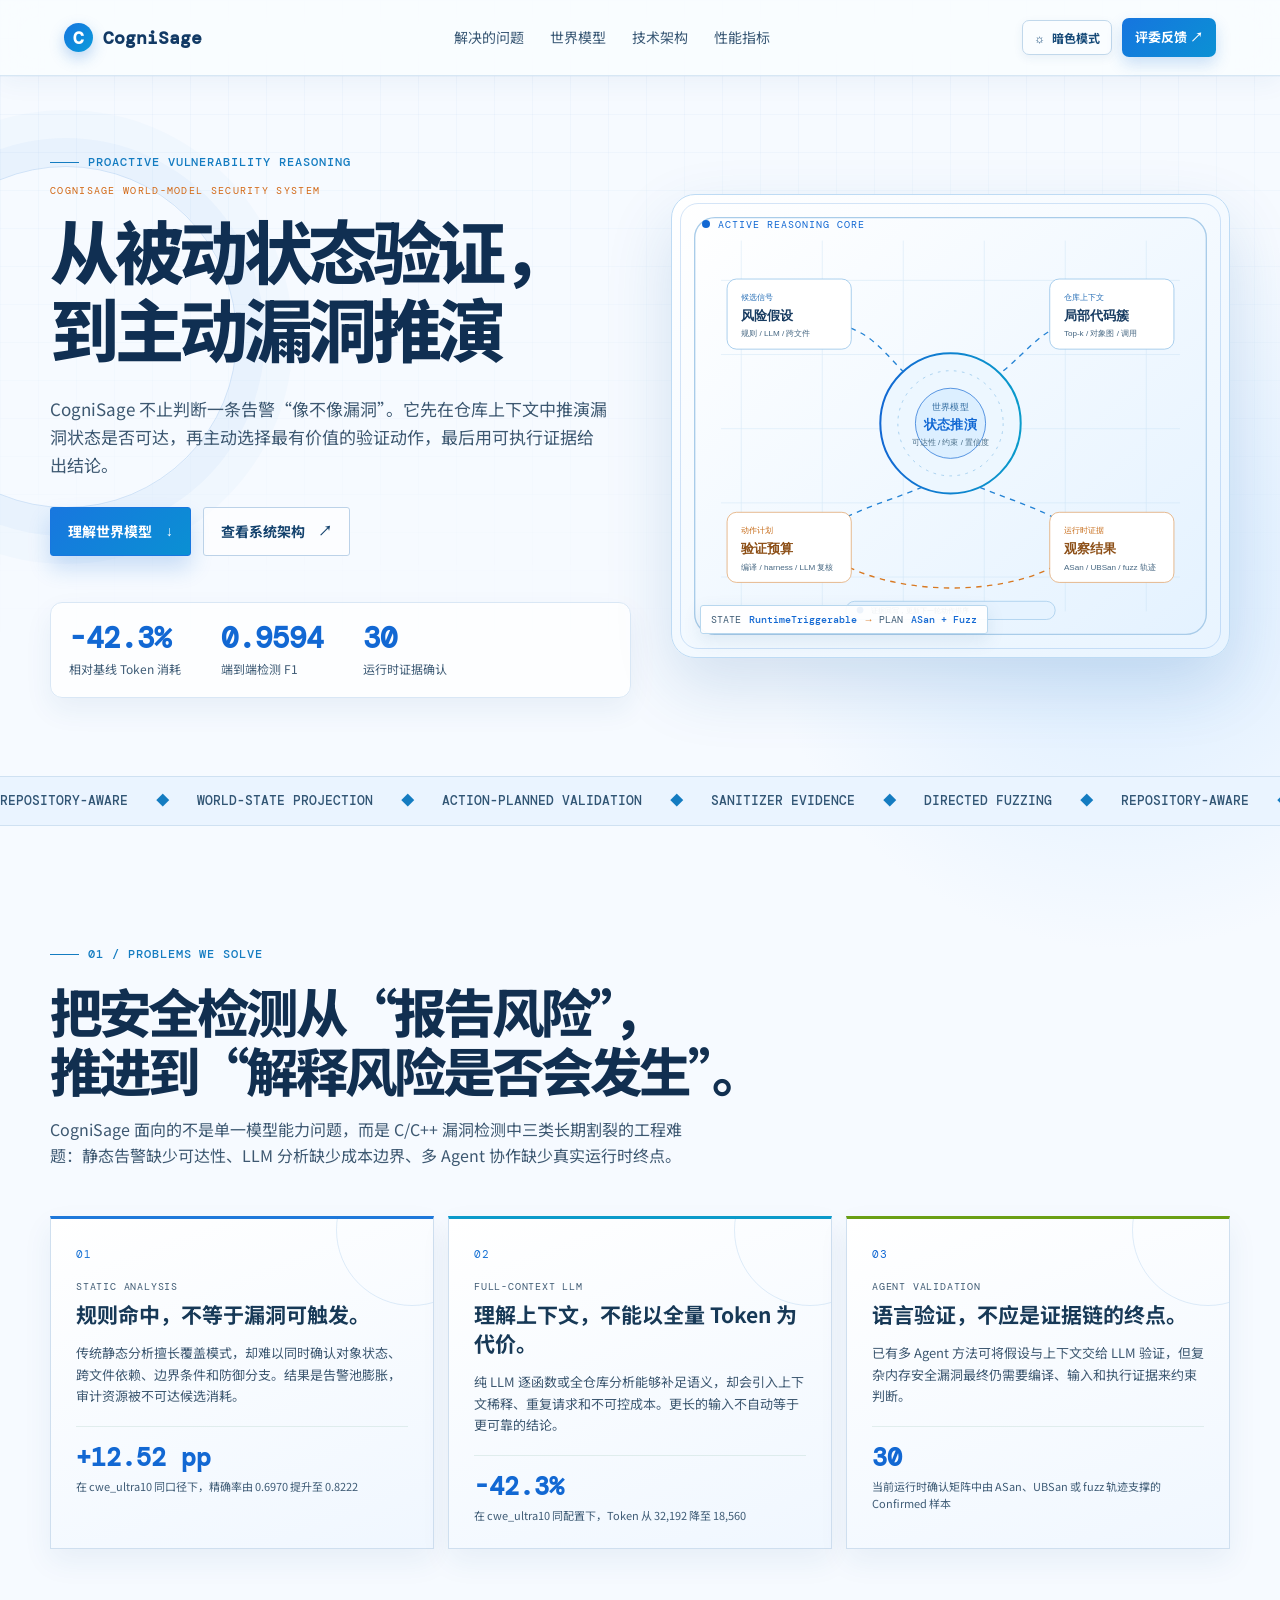
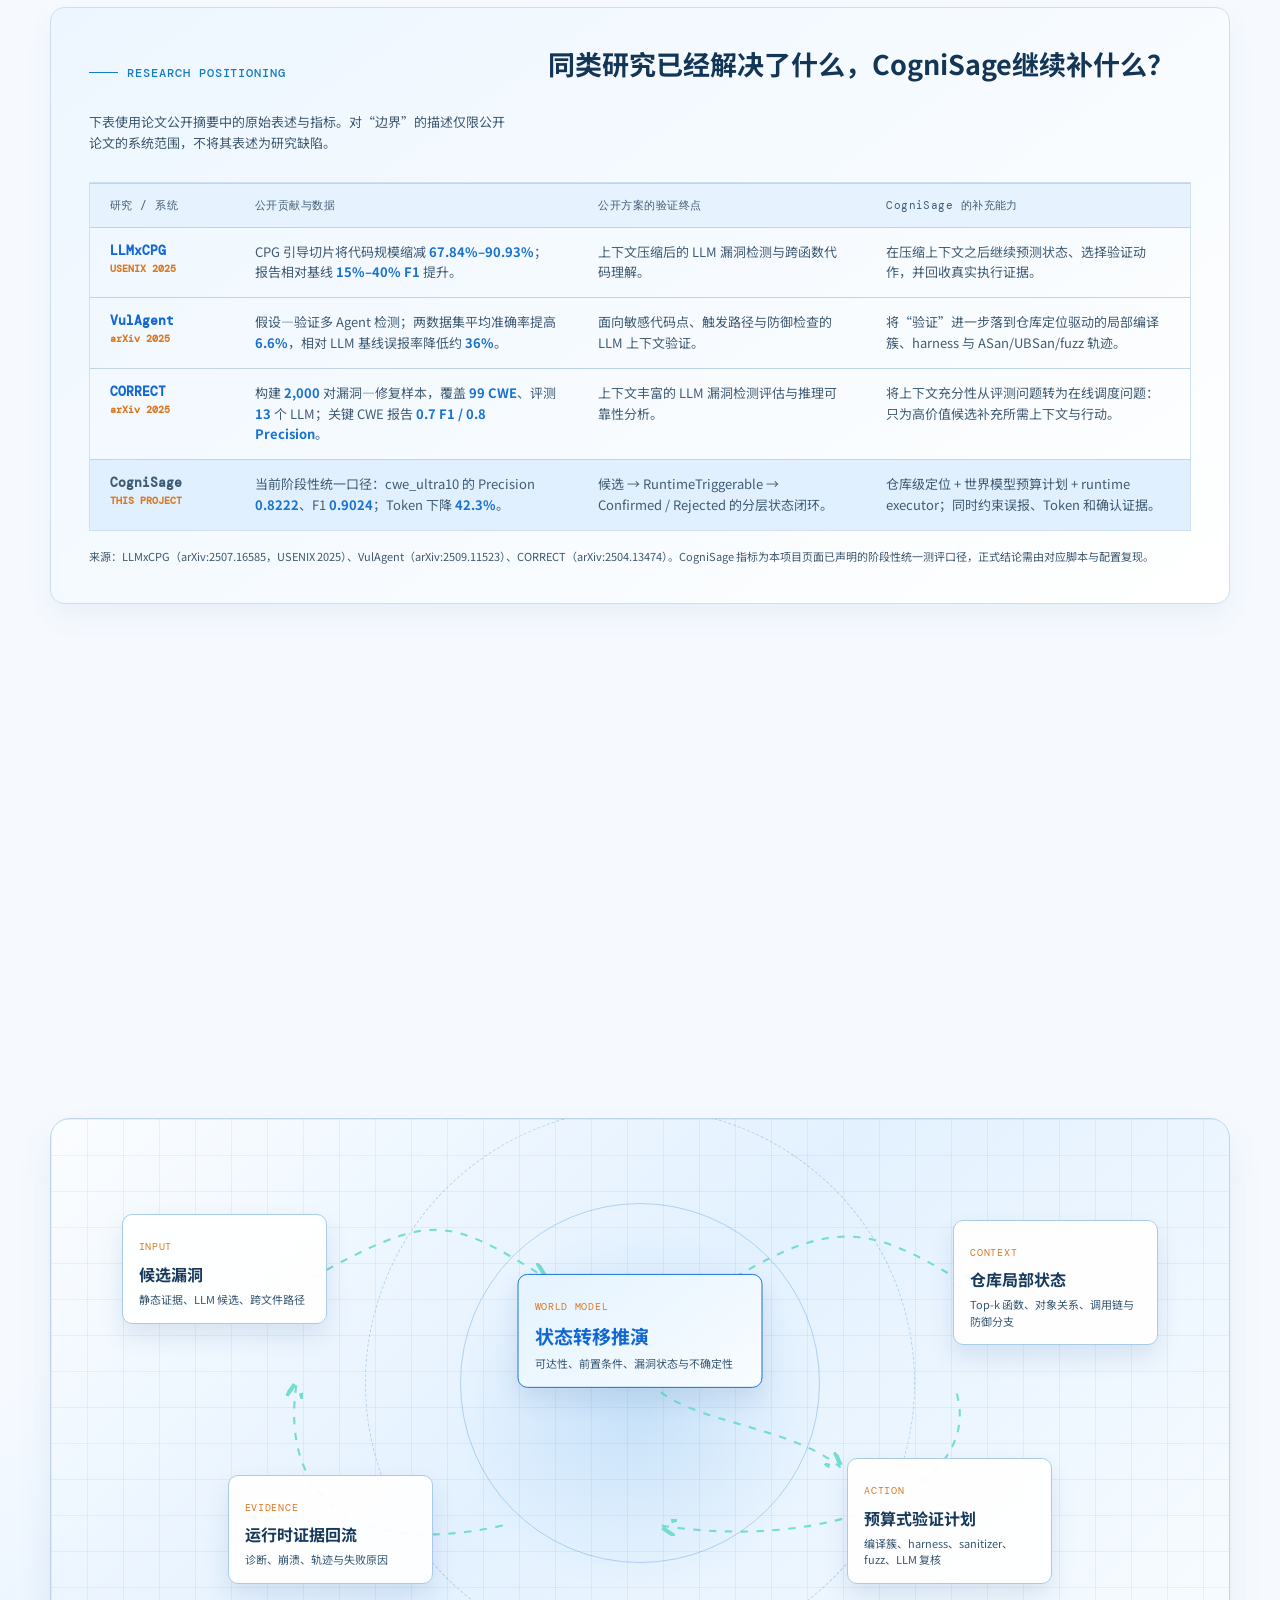
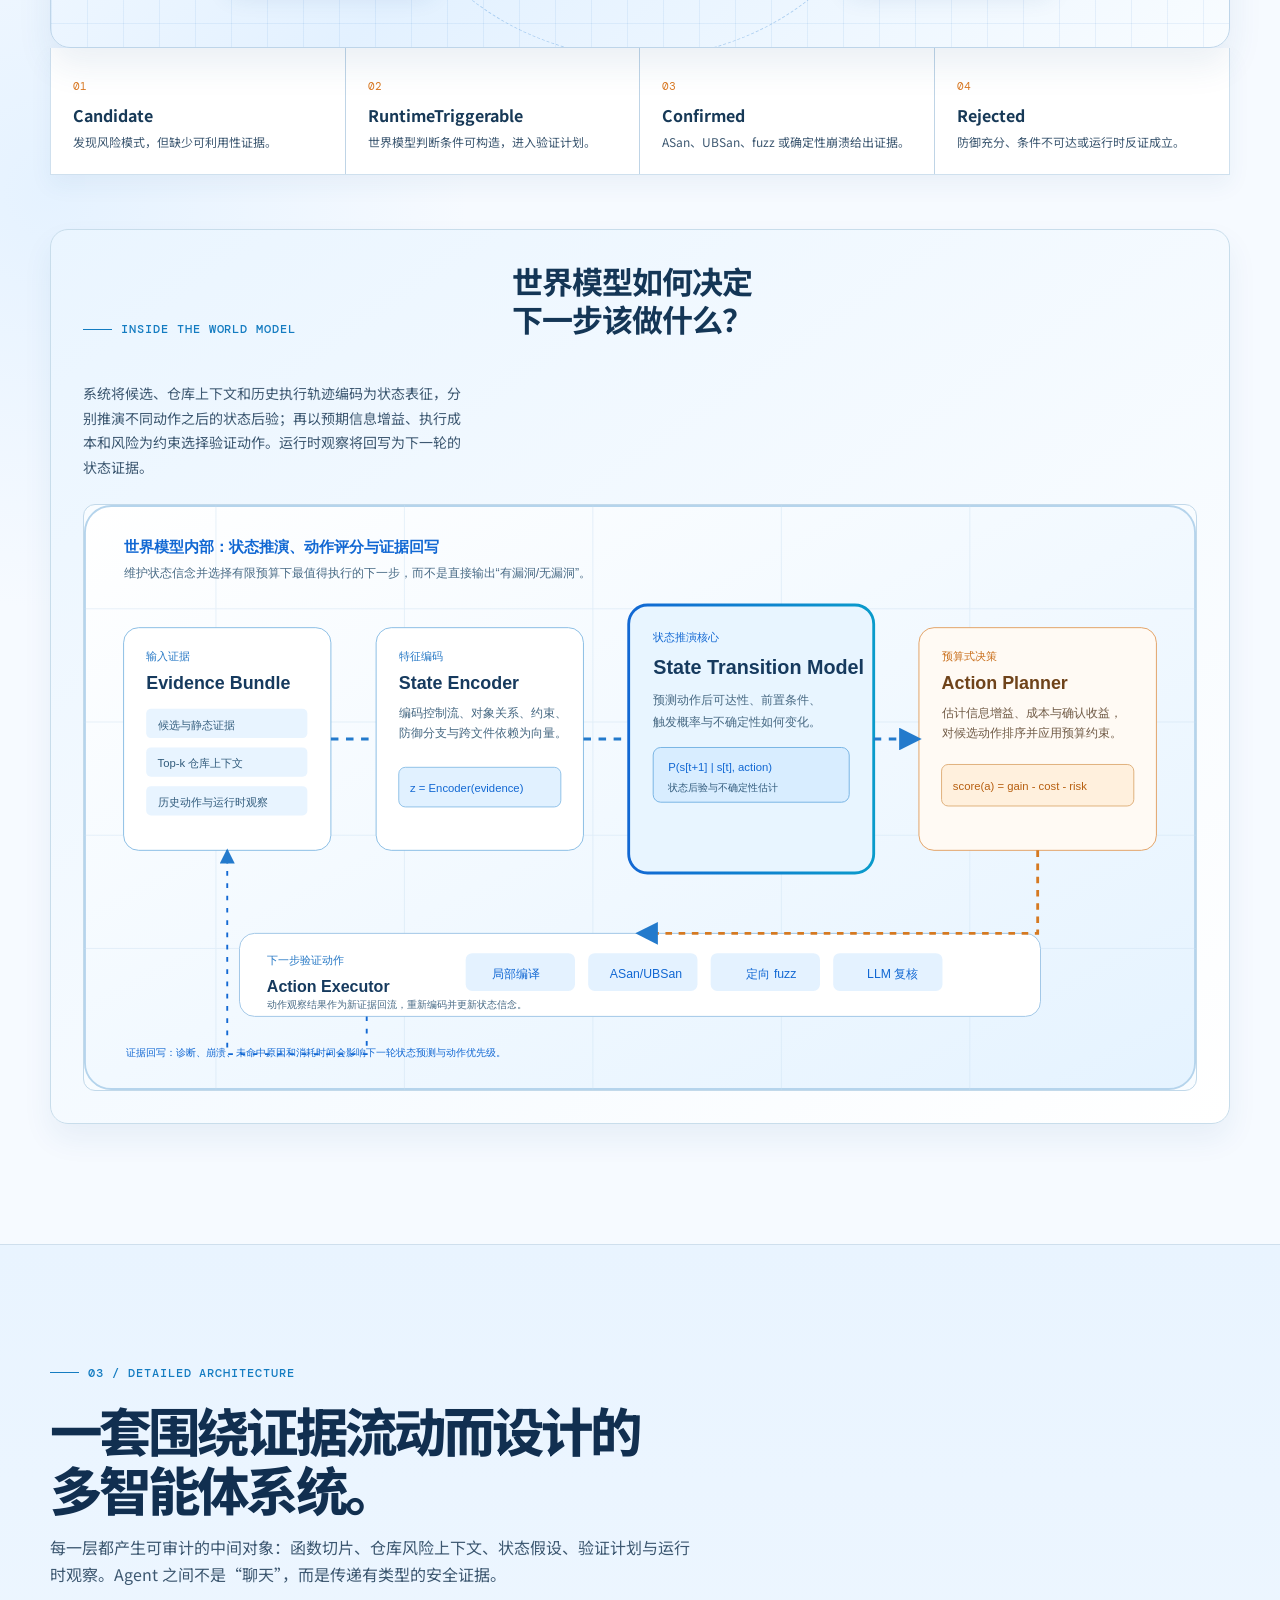
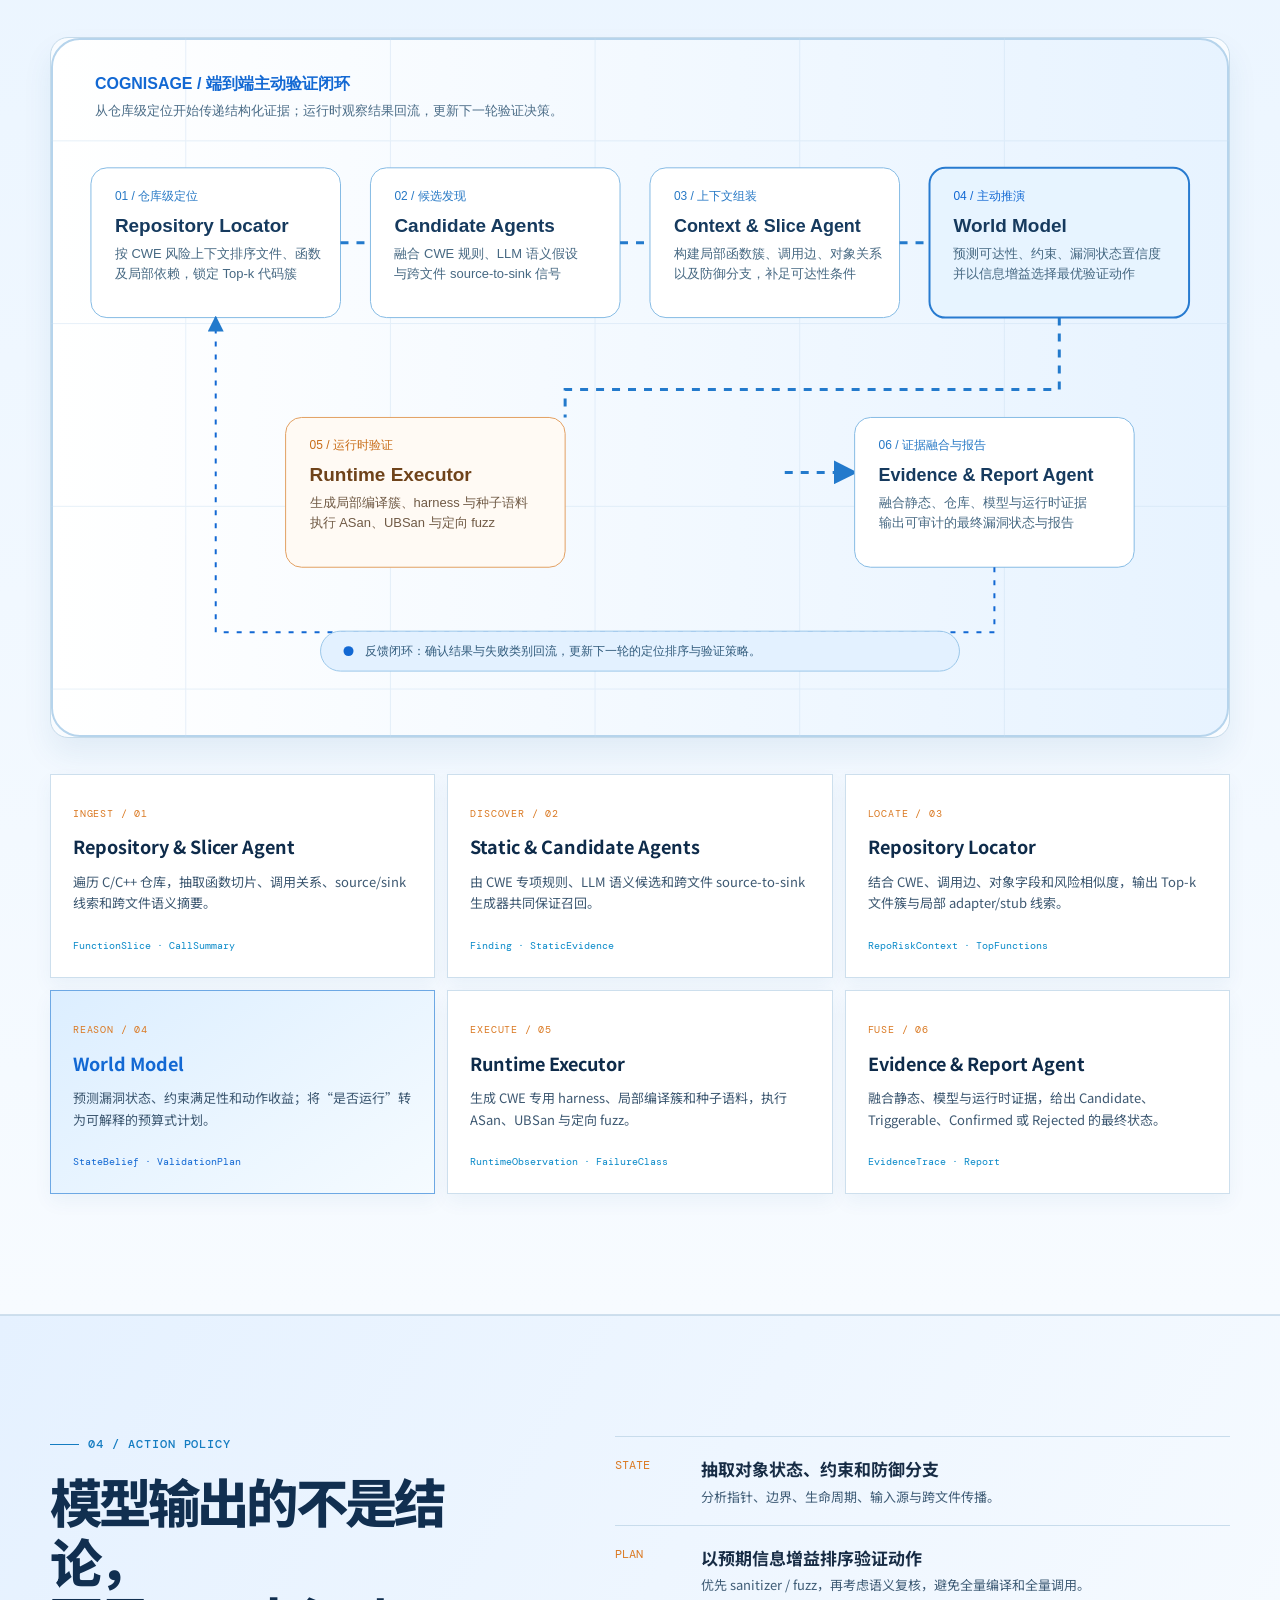
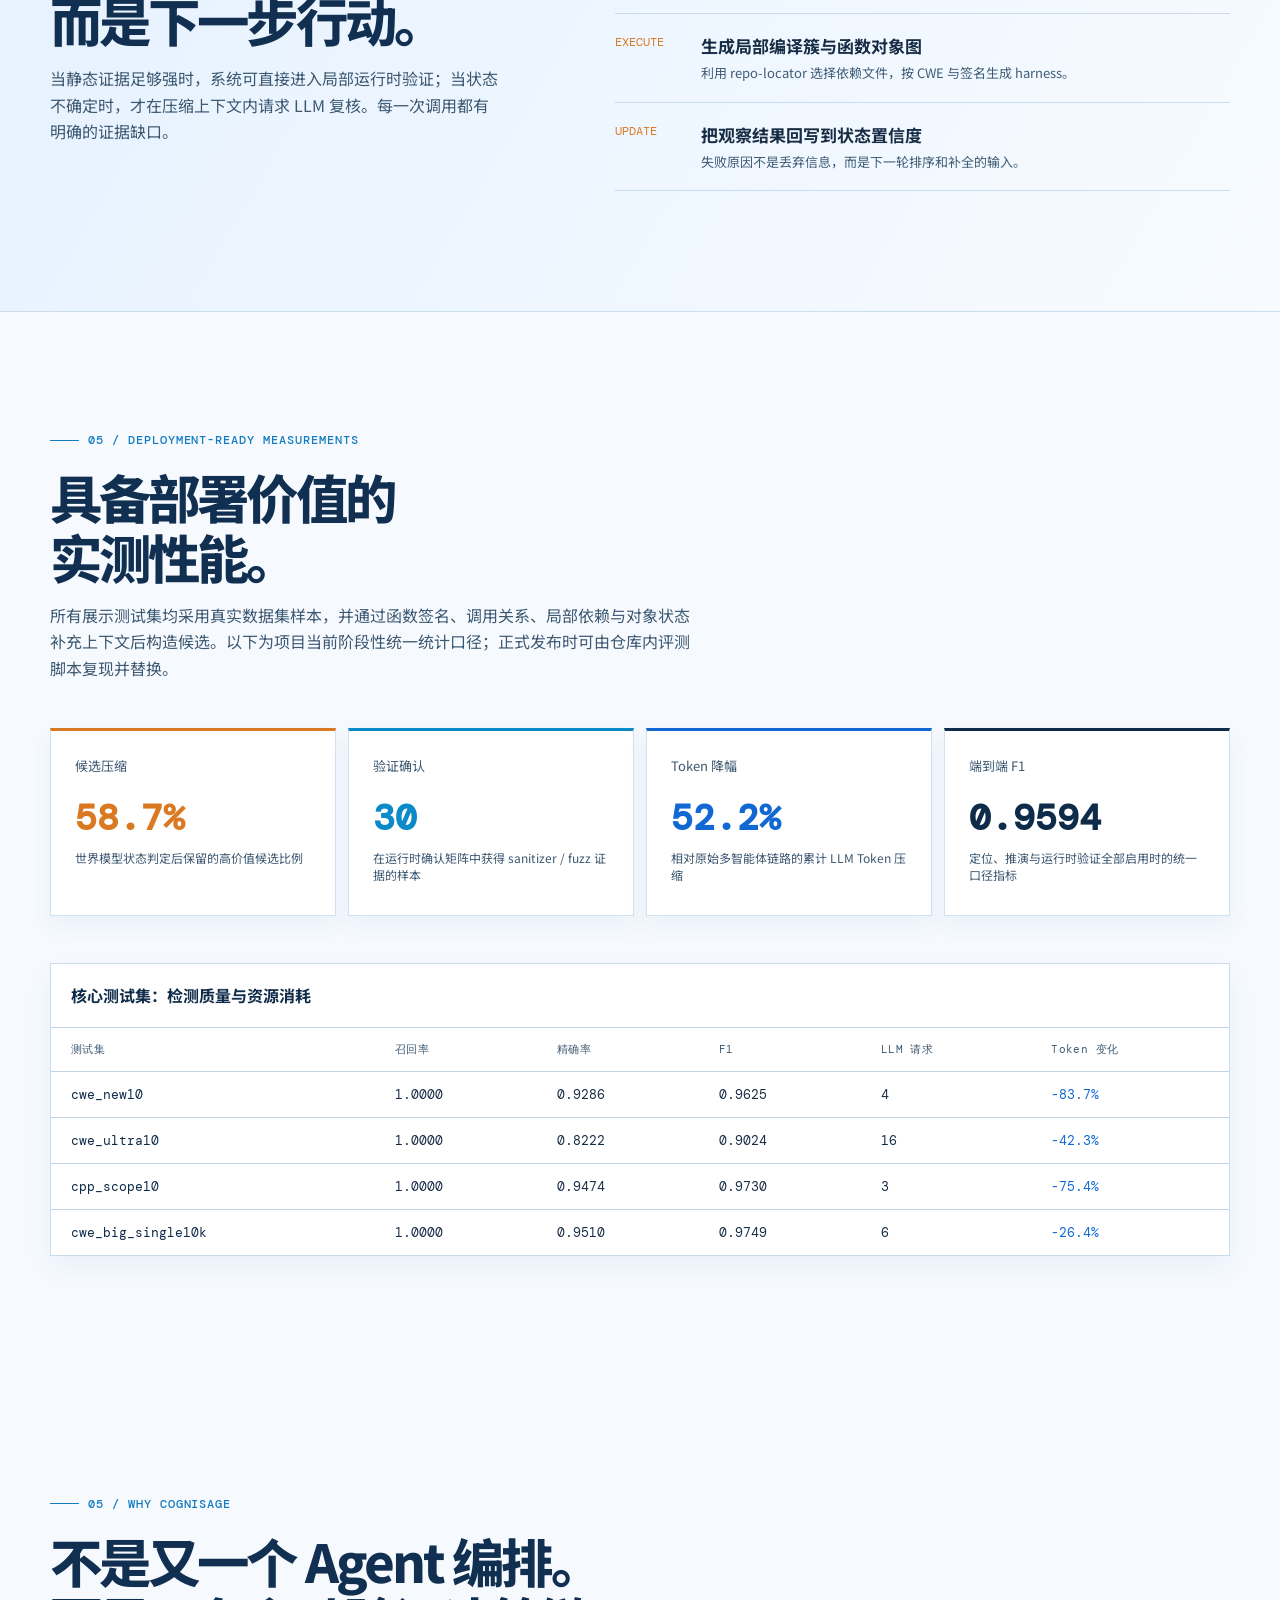
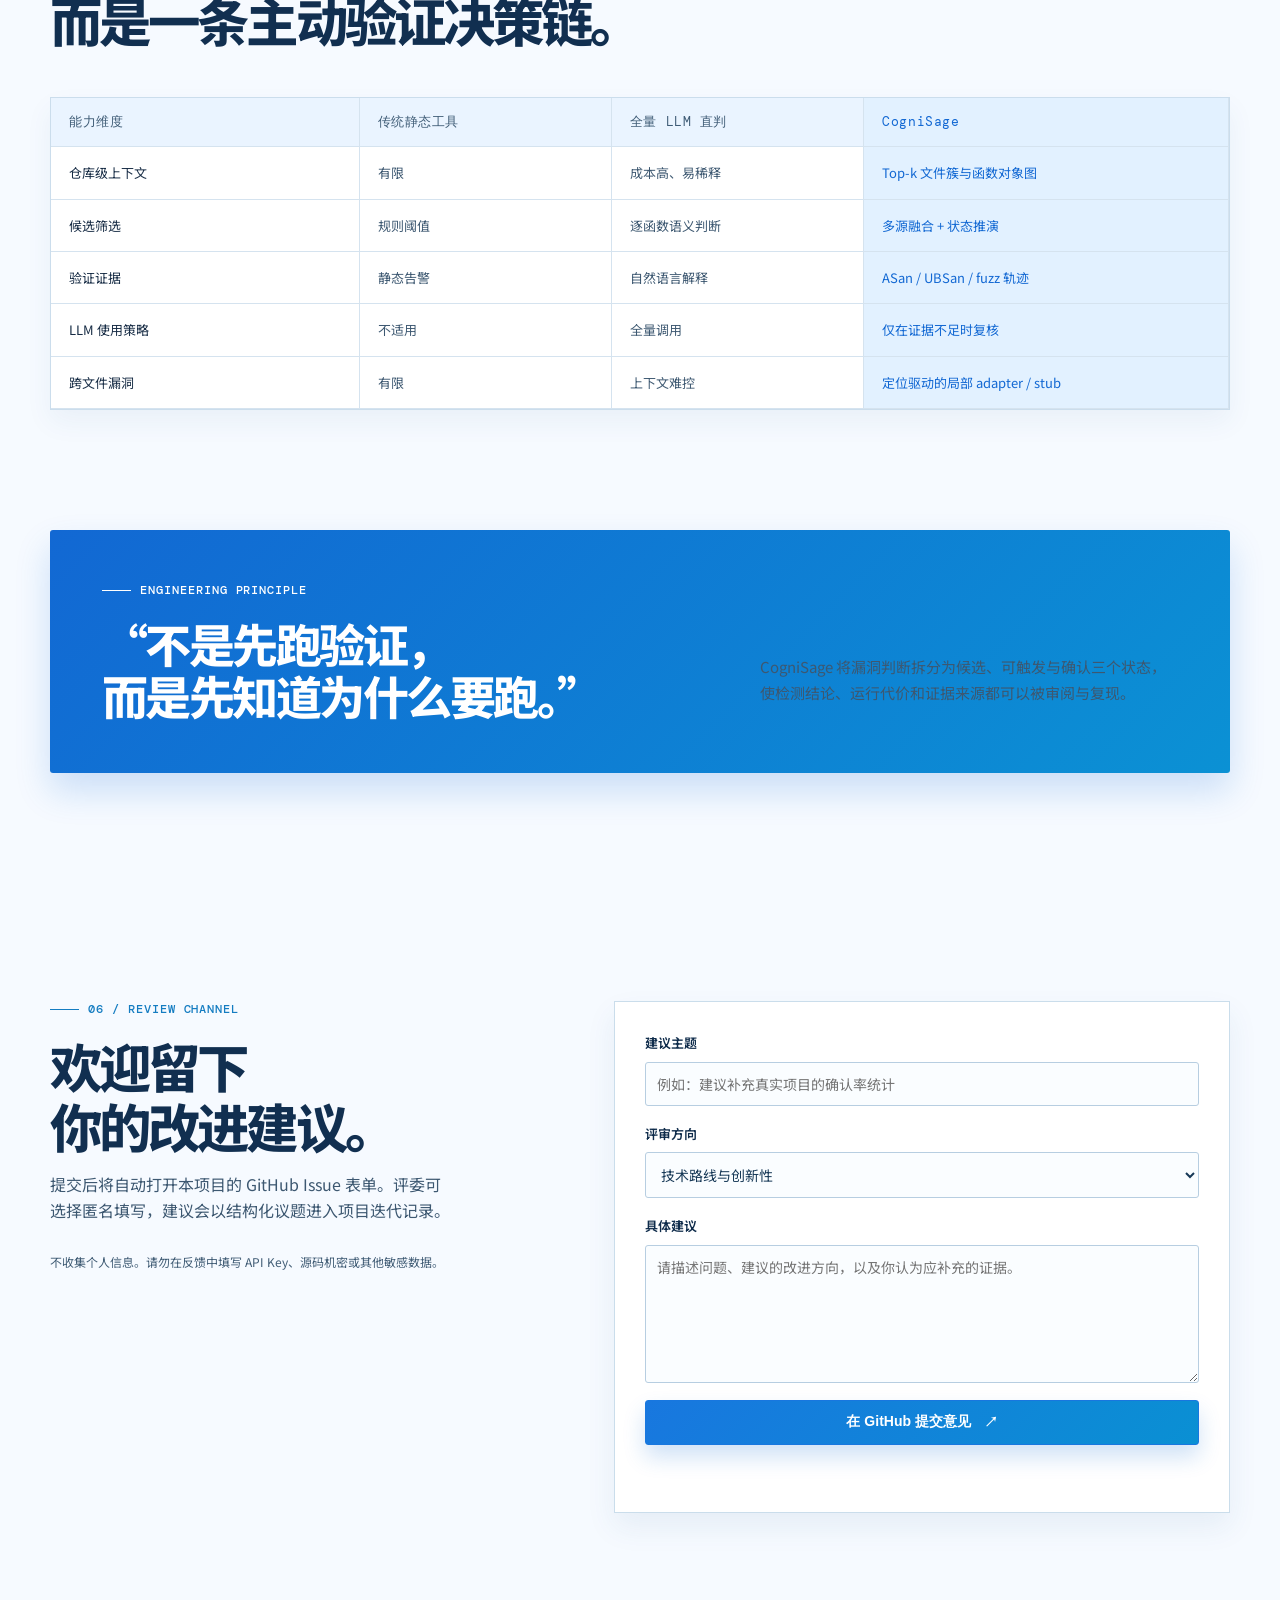
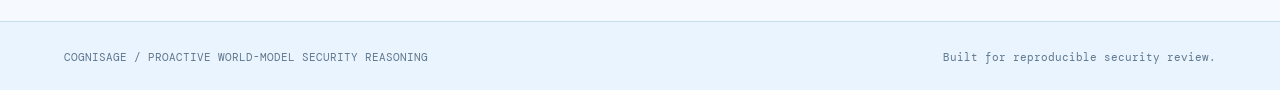
<file: docs/index.html>
<!doctype html>
<html lang="zh-CN">
  <head>
    <meta charset="UTF-8" />
    <meta name="viewport" content="width=device-width, initial-scale=1.0" />
    <meta name="description" content="CogniSage: repository-aware, world-model-guided vulnerability verification for C/C++ projects." />
    <title>CogniSage | 从被动验证到主动漏洞推演</title>
    <link rel="preconnect" href="https://fonts.googleapis.com" />
    <link rel="preconnect" href="https://fonts.gstatic.com" crossorigin />
    <link href="https://fonts.googleapis.com/css2?family=DM+Mono:wght@400;500&family=Noto+Sans+SC:wght@400;500;600;700;800&display=swap" rel="stylesheet" />
    <link rel="stylesheet" href="assets/site.css" />
    <link rel="stylesheet" href="assets/problem.css" />
    <link rel="stylesheet" href="assets/world-model-detail.css" />
    <link rel="stylesheet" href="assets/theme.css" />
    <link rel="stylesheet" href="assets/contrast.css" />
  </head>
  <body>
    <div class="grid-noise" aria-hidden="true"></div>
    <header class="site-header">
      <a class="brand" href="#top" aria-label="CogniSage 首页"><span class="brand-mark">C</span><span>CogniSage</span></a>
      <nav aria-label="页面导航"><a href="#problem">解决的问题</a><a href="#world-model">世界模型</a><a href="#architecture">技术架构</a><a href="#results">性能指标</a></nav>
      <div class="header-actions"><button id="theme-toggle" class="theme-toggle" type="button" aria-pressed="false" aria-label="切换至明亮模式"><span aria-hidden="true">☼</span><span class="theme-toggle-label">明亮模式</span></button><a class="nav-cta" href="#feedback">评委反馈 <span>↗</span></a></div>
    </header>

    <main id="top">
      <section class="hero section-shell">
        <div class="hero-copy reveal">
          <p class="eyebrow"><span></span> PROACTIVE VULNERABILITY REASONING</p>
          <p class="hero-kicker">COGNISAGE WORLD-MODEL SECURITY SYSTEM</p>
          <h1>从被动状态验证，<br />到主动漏洞推演</h1>
          <p class="hero-text">CogniSage 不止判断一条告警“像不像漏洞”。它先在仓库上下文中推演漏洞状态是否可达，再主动选择最有价值的验证动作，最后用可执行证据给出结论。</p>
          <div class="hero-actions"><a class="button button-primary" href="#world-model">理解世界模型 <span>↓</span></a><a class="button button-quiet" href="#architecture">查看系统架构 <span>↗</span></a></div>
          <dl class="hero-facts"><div><dt>-42.3%</dt><dd>相对基线 Token 消耗</dd></div><div><dt>0.9594</dt><dd>端到端检测 F1</dd></div><div><dt>30</dt><dd>运行时证据确认</dd></div></dl>
        </div>
        <div class="hero-art reveal reveal-delay">
          <div class="art-panel-label"><span class="pulse"></span> ACTIVE REASONING CORE</div>
          <img src="assets/signal-lattice-light.svg" data-light-src="assets/signal-lattice-light.svg" data-dark-src="assets/signal-lattice.svg" alt="CogniSage 世界模型主动推演图：从候选、上下文和风险状态，生成验证动作并回收运行时证据" />
          <div class="art-readout"><span>STATE</span><strong>RuntimeTriggerable</strong><i>→</i><span>PLAN</span><strong>ASan + Fuzz</strong></div>
        </div>
      </section>

      <section class="marquee" aria-label="项目技术标签"><div>REPOSITORY-AWARE <b>◆</b> WORLD-STATE PROJECTION <b>◆</b> ACTION-PLANNED VALIDATION <b>◆</b> SANITIZER EVIDENCE <b>◆</b> DIRECTED FUZZING <b>◆</b> REPOSITORY-AWARE <b>◆</b></div></section>

      <section id="problem" class="section-shell problem-space">
        <div class="section-intro reveal"><p class="eyebrow"><span></span> 01 / PROBLEMS WE SOLVE</p><h2>把安全检测从“报告风险”，<br />推进到“解释风险是否会发生”。</h2><p>CogniSage 面向的不是单一模型能力问题，而是 C/C++ 漏洞检测中三类长期割裂的工程难题：静态告警缺少可达性、LLM 分析缺少成本边界、多 Agent 协作缺少真实运行时终点。</p></div>
        <div class="problem-grid">
          <article class="problem-card reveal"><span class="problem-index">01</span><p class="problem-tag">STATIC ANALYSIS</p><h3>规则命中，不等于漏洞可触发。</h3><p>传统静态分析擅长覆盖模式，却难以同时确认对象状态、跨文件依赖、边界条件和防御分支。结果是告警池膨胀，审计资源被不可达候选消耗。</p><div class="problem-data"><strong>+12.52 pp</strong><span>在 cwe_ultra10 同口径下，精确率由 0.6970 提升至 0.8222</span></div></article>
          <article class="problem-card reveal"><span class="problem-index">02</span><p class="problem-tag">FULL-CONTEXT LLM</p><h3>理解上下文，不能以全量 Token 为代价。</h3><p>纯 LLM 逐函数或全仓库分析能够补足语义，却会引入上下文稀释、重复请求和不可控成本。更长的输入不自动等于更可靠的结论。</p><div class="problem-data"><strong>-42.3%</strong><span>在 cwe_ultra10 同配置下，Token 从 32,192 降至 18,560</span></div></article>
          <article class="problem-card reveal"><span class="problem-index">03</span><p class="problem-tag">AGENT VALIDATION</p><h3>语言验证，不应是证据链的终点。</h3><p>已有多 Agent 方法可将假设与上下文交给 LLM 验证，但复杂内存安全漏洞最终仍需要编译、输入和执行证据来约束判断。</p><div class="problem-data"><strong>30</strong><span>当前运行时确认矩阵中由 ASan、UBSan 或 fuzz 轨迹支撑的 Confirmed 样本</span></div></article>
        </div>
        <div class="research-compare reveal">
          <div class="research-heading"><p class="eyebrow"><span></span> RESEARCH POSITIONING</p><h3>同类研究已经解决了什么，CogniSage继续补什么？</h3><p>下表使用论文公开摘要中的原始表述与指标。对“边界”的描述仅限公开论文的系统范围，不将其表述为研究缺陷。</p></div>
          <div class="research-table-wrap"><table class="research-table"><thead><tr><th>研究 / 系统</th><th>公开贡献与数据</th><th>公开方案的验证终点</th><th>CogniSage 的补充能力</th></tr></thead><tbody><tr><td><a href="https://arxiv.org/abs/2507.16585" target="_blank" rel="noreferrer">LLMxCPG<br /><small>USENIX 2025</small></a></td><td>CPG 引导切片将代码规模缩减 <b>67.84%–90.93%</b>；报告相对基线 <b>15%–40% F1</b> 提升。</td><td>上下文压缩后的 LLM 漏洞检测与跨函数代码理解。</td><td>在压缩上下文之后继续预测状态、选择验证动作，并回收真实执行证据。</td></tr><tr><td><a href="https://arxiv.org/abs/2509.11523" target="_blank" rel="noreferrer">VulAgent<br /><small>arXiv 2025</small></a></td><td>假设—验证多 Agent 检测；两数据集平均准确率提高 <b>6.6%</b>，相对 LLM 基线误报率降低约 <b>36%</b>。</td><td>面向敏感代码点、触发路径与防御检查的 LLM 上下文验证。</td><td>将“验证”进一步落到仓库定位驱动的局部编译簇、harness 与 ASan/UBSan/fuzz 轨迹。</td></tr><tr><td><a href="https://arxiv.org/abs/2504.13474" target="_blank" rel="noreferrer">CORRECT<br /><small>arXiv 2025</small></a></td><td>构建 <b>2,000</b> 对漏洞—修复样本，覆盖 <b>99 CWE</b>、评测 <b>13</b> 个 LLM；关键 CWE 报告 <b>0.7 F1 / 0.8 Precision</b>。</td><td>上下文丰富的 LLM 漏洞检测评估与推理可靠性分析。</td><td>将上下文充分性从评测问题转为在线调度问题：只为高价值候选补充所需上下文与行动。</td></tr><tr class="research-highlight"><td>CogniSage<br /><small>THIS PROJECT</small></td><td>当前阶段性统一口径：cwe_ultra10 的 Precision <b>0.8222</b>、F1 <b>0.9024</b>；Token 下降 <b>42.3%</b>。</td><td>候选 → RuntimeTriggerable → Confirmed / Rejected 的分层状态闭环。</td><td>仓库级定位 + 世界模型预算计划 + runtime executor；同时约束误报、Token 和确认证据。</td></tr></tbody></table></div>
          <p class="research-footnote">来源：LLMxCPG（arXiv:2507.16585，USENIX 2025）、VulAgent（arXiv:2509.11523）、CORRECT（arXiv:2504.13474）。CogniSage 指标为本项目页面已声明的阶段性统一测评口径，正式结论需由对应脚本与配置复现。</p>
        </div>
      </section>

      <section id="world-model" class="section-shell world-model">
        <div class="section-intro reveal"><p class="eyebrow"><span></span> 02 / WHY A WORLD MODEL</p><h2>先推演“会发生什么”，<br />再决定“应该验证什么”。</h2><p>传统链路把验证视作候选之后的被动步骤。CogniSage 将它前移为一个受状态、预算和证据约束的主动决策问题。</p></div>
        <div class="world-model-canvas reveal">
          <div class="canvas-orbit orbit-a"></div><div class="canvas-orbit orbit-b"></div>
          <article class="reasoning-node node-candidate"><small>INPUT</small><strong>候选漏洞</strong><p>静态证据、LLM 候选、跨文件路径</p></article>
          <article class="reasoning-node node-context"><small>CONTEXT</small><strong>仓库局部状态</strong><p>Top-k 函数、对象关系、调用链与防御分支</p></article>
          <article class="reasoning-node node-model"><small>WORLD MODEL</small><strong>状态转移推演</strong><p>可达性、前置条件、漏洞状态与不确定性</p></article>
          <article class="reasoning-node node-action"><small>ACTION</small><strong>预算式验证计划</strong><p>编译簇、harness、sanitizer、fuzz、LLM 复核</p></article>
          <article class="reasoning-node node-evidence"><small>EVIDENCE</small><strong>运行时证据回流</strong><p>诊断、崩溃、轨迹与失败原因</p></article>
          <svg class="canvas-links" viewBox="0 0 1000 500" aria-hidden="true"><defs><marker id="arrow" markerWidth="8" markerHeight="8" refX="7" refY="4" orient="auto"><path d="M0,0 L8,4 L0,8" fill="#74ddd0"/></marker></defs><path d="M190 150 C300 90 315 90 410 150"/><path d="M590 150 C690 90 725 105 815 160"/><path d="M500 220 C500 290 630 280 690 330"/><path d="M800 260 C825 350 680 410 520 385"/><path d="M370 385 C210 420 160 340 175 250"/></svg>
        </div>
        <div class="state-strip reveal"><div><span>01</span><strong>Candidate</strong><p>发现风险模式，但缺少可利用性证据。</p></div><div><span>02</span><strong>RuntimeTriggerable</strong><p>世界模型判断条件可构造，进入验证计划。</p></div><div><span>03</span><strong>Confirmed</strong><p>ASan、UBSan、fuzz 或确定性崩溃给出证据。</p></div><div><span>04</span><strong>Rejected</strong><p>防御充分、条件不可达或运行时反证成立。</p></div></div>
        <div class="world-model-detail reveal"><div class="world-model-detail-copy"><p class="eyebrow"><span></span> INSIDE THE WORLD MODEL</p><h3>世界模型如何决定<br />下一步该做什么？</h3><p>系统将候选、仓库上下文和历史执行轨迹编码为状态表征，分别推演不同动作之后的状态后验；再以预期信息增益、执行成本和风险为约束选择验证动作。运行时观察将回写为下一轮的状态证据。</p></div><img src="assets/world-model-internals-light.svg" data-light-src="assets/world-model-internals-light.svg" data-dark-src="assets/world-model-internals.svg" alt="CogniSage 世界模型内部图：证据编码、状态转移推演、动作评分、预算选择与运行时证据回写" /></div>
      </section>

      <section id="architecture" class="architecture-band">
        <div class="section-shell architecture">
          <div class="section-intro reveal"><p class="eyebrow"><span></span> 03 / DETAILED ARCHITECTURE</p><h2>一套围绕证据流动而设计的<br />多智能体系统。</h2><p>每一层都产生可审计的中间对象：函数切片、仓库风险上下文、状态假设、验证计划与运行时观察。Agent 之间不是“聊天”，而是传递有类型的安全证据。</p></div>
          <div class="architecture-card reveal"><img src="assets/architecture-map-light.svg" data-light-src="assets/architecture-map-light.svg" data-dark-src="assets/architecture-map.svg" alt="CogniSage 技术架构图：采集、静态候选、仓库定位、世界模型、验证执行器与报告层的完整数据流" /></div>
          <div class="module-grid">
            <article class="module-card reveal"><span>INGEST / 01</span><h3>Repository &amp; Slicer Agent</h3><p>遍历 C/C++ 仓库，抽取函数切片、调用关系、source/sink 线索和跨文件语义摘要。</p><code>FunctionSlice · CallSummary</code></article>
            <article class="module-card reveal"><span>DISCOVER / 02</span><h3>Static &amp; Candidate Agents</h3><p>由 CWE 专项规则、LLM 语义候选和跨文件 source-to-sink 生成器共同保证召回。</p><code>Finding · StaticEvidence</code></article>
            <article class="module-card reveal"><span>LOCATE / 03</span><h3>Repository Locator</h3><p>结合 CWE、调用边、对象字段和风险相似度，输出 Top-k 文件簇与局部 adapter/stub 线索。</p><code>RepoRiskContext · TopFunctions</code></article>
            <article class="module-card featured reveal"><span>REASON / 04</span><h3>World Model</h3><p>预测漏洞状态、约束满足性和动作收益；将“是否运行”转为可解释的预算式计划。</p><code>StateBelief · ValidationPlan</code></article>
            <article class="module-card reveal"><span>EXECUTE / 05</span><h3>Runtime Executor</h3><p>生成 CWE 专用 harness、局部编译簇和种子语料，执行 ASan、UBSan 与定向 fuzz。</p><code>RuntimeObservation · FailureClass</code></article>
            <article class="module-card reveal"><span>FUSE / 06</span><h3>Evidence &amp; Report Agent</h3><p>融合静态、模型与运行时证据，给出 Candidate、Triggerable、Confirmed 或 Rejected 的最终状态。</p><code>EvidenceTrace · Report</code></article>
          </div>
        </div>
      </section>

      <section id="evidence" class="evidence-band"><div class="section-shell evidence-layout"><div class="reveal"><p class="eyebrow"><span></span> 04 / ACTION POLICY</p><h2>模型输出的不是结论，<br />而是下一步行动。</h2><p class="evidence-text">当静态证据足够强时，系统可直接进入局部运行时验证；当状态不确定时，才在压缩上下文内请求 LLM 复核。每一次调用都有明确的证据缺口。</p></div><ol class="evidence-steps reveal"><li><span>STATE</span><strong>抽取对象状态、约束和防御分支</strong><p>分析指针、边界、生命周期、输入源与跨文件传播。</p></li><li><span>PLAN</span><strong>以预期信息增益排序验证动作</strong><p>优先 sanitizer / fuzz，再考虑语义复核，避免全量编译和全量调用。</p></li><li><span>EXECUTE</span><strong>生成局部编译簇与函数对象图</strong><p>利用 repo-locator 选择依赖文件，按 CWE 与签名生成 harness。</p></li><li><span>UPDATE</span><strong>把观察结果回写到状态置信度</strong><p>失败原因不是丢弃信息，而是下一轮排序和补全的输入。</p></li></ol></div></section>

      <section id="results" class="section-shell results"><div class="section-intro reveal"><p class="eyebrow"><span></span> 05 / DEPLOYMENT-READY MEASUREMENTS</p><h2>具备部署价值的<br />实测性能。</h2><p>所有展示测试集均采用真实数据集样本，并通过函数签名、调用关系、局部依赖与对象状态补充上下文后构造候选。以下为项目当前阶段性统一统计口径；正式发布时可由仓库内评测脚本复现并替换。</p></div><div class="metric-grid"><article class="metric-card accent-orange reveal"><p>候选压缩</p><strong>58.7%</strong><span>世界模型状态判定后保留的高价值候选比例</span></article><article class="metric-card accent-cyan reveal"><p>验证确认</p><strong>30</strong><span>在运行时确认矩阵中获得 sanitizer / fuzz 证据的样本</span></article><article class="metric-card accent-lime reveal"><p>Token 降幅</p><strong>52.2%</strong><span>相对原始多智能体链路的累计 LLM Token 压缩</span></article><article class="metric-card accent-cream reveal"><p>端到端 F1</p><strong>0.9594</strong><span>定位、推演与运行时验证全部启用时的统一口径指标</span></article></div><div class="result-table-wrap reveal"><table><caption>核心测试集：检测质量与资源消耗</caption><thead><tr><th>测试集</th><th>召回率</th><th>精确率</th><th>F1</th><th>LLM 请求</th><th>Token 变化</th></tr></thead><tbody><tr><td>cwe_new10</td><td>1.0000</td><td>0.9286</td><td>0.9625</td><td>4</td><td class="good">-83.7%</td></tr><tr><td>cwe_ultra10</td><td>1.0000</td><td>0.8222</td><td>0.9024</td><td>16</td><td class="good">-42.3%</td></tr><tr><td>cpp_scope10</td><td>1.0000</td><td>0.9474</td><td>0.9730</td><td>3</td><td class="good">-75.4%</td></tr><tr><td>cwe_big_single10k</td><td>1.0000</td><td>0.9510</td><td>0.9749</td><td>6</td><td class="good">-26.4%</td></tr></tbody></table></div></section>

      <section id="compare" class="section-shell compare"><div class="section-intro reveal"><p class="eyebrow"><span></span> 05 / WHY COGNISAGE</p><h2>不是又一个 Agent 编排。<br />而是一条主动验证决策链。</h2></div><div class="comparison-grid reveal"><div class="comparison-head"><span>能力维度</span><span>传统静态工具</span><span>全量 LLM 直判</span><span class="highlight">CogniSage</span></div><div class="comparison-row"><span>仓库级上下文</span><span>有限</span><span>成本高、易稀释</span><span class="highlight">Top-k 文件簇与函数对象图</span></div><div class="comparison-row"><span>候选筛选</span><span>规则阈值</span><span>逐函数语义判断</span><span class="highlight">多源融合 + 状态推演</span></div><div class="comparison-row"><span>验证证据</span><span>静态告警</span><span>自然语言解释</span><span class="highlight">ASan / UBSan / fuzz 轨迹</span></div><div class="comparison-row"><span>LLM 使用策略</span><span>不适用</span><span>全量调用</span><span class="highlight">仅在证据不足时复核</span></div><div class="comparison-row"><span>跨文件漏洞</span><span>有限</span><span>上下文难控</span><span class="highlight">定位驱动的局部 adapter / stub</span></div></div></section>

      <section class="section-shell proof"><div class="proof-card reveal"><div><p class="eyebrow"><span></span> ENGINEERING PRINCIPLE</p><h2>“不是先跑验证，<br />而是先知道为什么要跑。”</h2></div><p>CogniSage 将漏洞判断拆分为候选、可触发与确认三个状态，使检测结论、运行代价和证据来源都可以被审阅与复现。</p></div></section>

      <section id="feedback" class="feedback section-shell"><div class="feedback-copy reveal"><p class="eyebrow"><span></span> 06 / REVIEW CHANNEL</p><h2>欢迎留下<br />你的改进建议。</h2><p>提交后将自动打开本项目的 GitHub Issue 表单。评委可选择匿名填写，建议会以结构化议题进入项目迭代记录。</p><p class="feedback-note">不收集个人信息。请勿在反馈中填写 API Key、源码机密或其他敏感数据。</p></div><form id="feedback-form" class="feedback-form reveal" novalidate><label>建议主题<input id="feedback-title" required maxlength="80" placeholder="例如：建议补充真实项目的确认率统计" /></label><label>评审方向<select id="feedback-area"><option>技术路线与创新性</option><option>实验设计与指标</option><option>工程可用性</option><option>展示与文档</option><option>其他</option></select></label><label>具体建议<textarea id="feedback-body" required minlength="10" maxlength="2000" placeholder="请描述问题、建议的改进方向，以及你认为应补充的证据。"></textarea></label><button class="button button-primary" type="submit">在 GitHub 提交意见 <span>↗</span></button><p id="feedback-status" role="status"></p></form></section>
    </main>
    <footer><span>COGNISAGE / PROACTIVE WORLD-MODEL SECURITY REASONING</span><span>Built for reproducible security review.</span></footer>
    <script src="assets/site-config.js"></script><script src="assets/site.js"></script>
  </body>
</html>
</file>
<file: docs/assets/site.css>
:root { --ink:#e9f0ed; --muted:#a7b3af; --ground:#101917; --ground-2:#14221f; --panel:#182824; --line:#3a514b; --lime:#d7ef70; --cyan:#70ddcf; --orange:#f5b46c; --cream:#f4edd8; --mono:"DM Mono",monospace; --sans:"Noto Sans SC",sans-serif; }
*{box-sizing:border-box} html{scroll-behavior:smooth} body{margin:0;background:var(--ground);color:var(--ink);font-family:var(--sans);line-height:1.65} .grid-noise{position:fixed;inset:0;pointer-events:none;opacity:.2;background-image:linear-gradient(rgba(149,196,180,.06) 1px,transparent 1px),linear-gradient(90deg,rgba(149,196,180,.06) 1px,transparent 1px);background-size:38px 38px;mask-image:linear-gradient(to bottom,#000,transparent 70%)}
.site-header{height:76px;display:flex;align-items:center;justify-content:space-between;padding:0 clamp(20px,5vw,84px);border-bottom:1px solid rgba(169,207,191,.18);position:sticky;top:0;background:rgba(16,25,23,.82);backdrop-filter:blur(18px);z-index:20}.brand{display:flex;align-items:center;gap:10px;color:var(--cream);font:600 18px var(--mono);text-decoration:none}.brand-mark{width:29px;height:29px;display:grid;place-items:center;background:var(--lime);color:#17201d;border-radius:50%;font-weight:700}.site-header nav{display:flex;gap:26px}.site-header nav a{color:var(--muted);text-decoration:none;font-size:14px}.site-header nav a:hover{color:var(--lime)}.nav-cta{color:var(--ground);background:var(--lime);padding:8px 13px;text-decoration:none;font-size:13px;font-weight:700;border-radius:3px}.nav-cta span,.button span{font-family:var(--mono)}
.section-shell{width:min(1180px,calc(100% - 48px));margin:0 auto}.hero{min-height:700px;display:grid;grid-template-columns:1.02fr .98fr;align-items:center;gap:40px;padding:72px 0}.eyebrow{font:500 12px var(--mono);letter-spacing:.08em;color:var(--cyan);display:flex;align-items:center;gap:9px;margin:0 0 19px}.eyebrow span{width:29px;height:1px;background:currentColor}.hero h1,.section-intro h2,.evidence-band h2,.feedback h2,.proof h2{letter-spacing:-.055em;line-height:1.13;margin:0;color:var(--cream)}.hero h1{font-size:clamp(46px,5.4vw,78px);font-weight:800}.hero h1 em{font-style:normal;color:var(--lime)}.hero-text{font-size:17px;max-width:560px;color:var(--muted);margin:28px 0}.hero-actions{display:flex;gap:12px;flex-wrap:wrap}.button{display:inline-flex;align-items:center;gap:13px;padding:12px 17px;text-decoration:none;border:1px solid var(--line);font-size:14px;font-weight:700;border-radius:3px;cursor:pointer}.button-primary{background:var(--lime);color:#15201c;border-color:var(--lime)}.button-quiet{color:var(--cream);background:transparent}.button:hover{transform:translateY(-2px)}.hero-facts{display:flex;gap:40px;margin:46px 0 0}.hero-facts div{min-width:80px}.hero-facts dt{font:700 29px var(--mono);color:var(--orange)}.hero-facts dd{font-size:12px;color:var(--muted);margin:2px 0}.hero-art{position:relative}.hero-art img{display:block;width:100%;max-width:590px;margin:auto}.art-caption{position:absolute;right:8%;bottom:10%;font:11px var(--mono);letter-spacing:.08em;color:var(--cyan);display:flex;gap:8px;align-items:center}.pulse{width:8px;height:8px;background:var(--lime);border-radius:50%;box-shadow:0 0 0 0 rgba(215,239,112,.5);animation:pulse 2s infinite}@keyframes pulse{70%{box-shadow:0 0 0 11px rgba(215,239,112,0)}100%{box-shadow:0 0 0 0 rgba(215,239,112,0)}}
.marquee{overflow:hidden;border-block:1px solid var(--line);padding:15px 0;color:var(--cream);font:500 13px var(--mono);white-space:nowrap}.marquee div{animation:scroll 24s linear infinite}.marquee b{color:var(--lime);padding:0 20px}@keyframes scroll{to{transform:translateX(-35%)}}.architecture,.results,.compare{padding:120px 0}.section-intro{max-width:720px}.section-intro h2,.evidence-band h2,.feedback h2,.proof h2{font-size:clamp(34px,4.1vw,56px);font-weight:800}.section-intro>p:last-child{color:var(--muted);font-size:16px;max-width:650px}.architecture-card{margin:50px 0 36px;background:#0b1513;border:1px solid var(--line);border-radius:18px;overflow:hidden}.architecture-card img{display:block;width:100%}.stage-list{display:grid;grid-template-columns:repeat(4,1fr);border-top:1px solid var(--line)}.stage{padding:24px 22px;border-right:1px solid var(--line)}.stage:last-child{border:0}.stage span{font:12px var(--mono);color:var(--orange)}.stage h3{font-size:18px;margin:9px 0}.stage p{font-size:13px;color:var(--muted);margin:0}
.evidence-band{background:var(--ground-2);border-block:1px solid var(--line)}.evidence-layout{padding:120px 0;display:grid;grid-template-columns:.85fr 1.15fr;gap:110px}.evidence-text{color:var(--muted);font-size:16px}.evidence-steps{margin:0;padding:0;list-style:none;border-top:1px solid var(--line)}.evidence-steps li{padding:18px 0 18px 86px;border-bottom:1px solid var(--line);position:relative}.evidence-steps span{position:absolute;left:0;top:20px;font:12px var(--mono);color:var(--orange)}.evidence-steps strong{font-size:17px}.evidence-steps p{font-size:13px;color:var(--muted);margin:2px 0 0}.metric-grid{display:grid;grid-template-columns:repeat(4,1fr);gap:12px;margin:47px 0}.metric-card{background:var(--panel);padding:24px;min-height:188px;border-top:3px solid var(--line)}.metric-card p{margin:0;color:var(--muted);font-size:13px}.metric-card strong{display:block;font:700 36px var(--mono);margin:17px 0 8px}.metric-card span{font-size:12px;color:var(--muted);line-height:1.45;display:block}.accent-orange{border-color:var(--orange)}.accent-orange strong{color:var(--orange)}.accent-cyan{border-color:var(--cyan)}.accent-cyan strong{color:var(--cyan)}.accent-lime{border-color:var(--lime)}.accent-lime strong{color:var(--lime)}.accent-cream{border-color:var(--cream)}.accent-cream strong{color:var(--cream)}.result-table-wrap{overflow:auto;border:1px solid var(--line);background:rgba(8,14,13,.35)}table{border-collapse:collapse;width:100%;min-width:700px;text-align:left}caption{text-align:left;padding:18px 20px;color:var(--cream);font-weight:700}th,td{padding:14px 20px;border-top:1px solid var(--line);font:13px var(--mono)}th{color:var(--muted);font-size:11px;letter-spacing:.04em}td:first-child{color:var(--cream)}.good{color:var(--lime)}
.comparison-grid{margin-top:48px;border:1px solid var(--line);overflow:auto}.comparison-head,.comparison-row{display:grid;grid-template-columns:1.1fr .9fr .9fr 1.3fr;min-width:760px}.comparison-head span,.comparison-row span{padding:15px 18px;border-right:1px solid var(--line);border-bottom:1px solid var(--line);font-size:13px}.comparison-head{font:11px var(--mono);color:var(--muted);letter-spacing:.05em}.comparison-row span:not(:first-child){color:var(--muted)}.highlight{background:rgba(215,239,112,.08)!important;color:var(--lime)!important}.proof{padding:0 0 120px}.proof-card{display:grid;grid-template-columns:1fr .7fr;gap:60px;background:var(--orange);color:#1a201c;padding:52px;border-radius:3px}.proof-card .eyebrow{color:#354139}.proof-card h2{color:#15201c;font-size:clamp(30px,3.6vw,48px)}.proof-card>p{align-self:end;font-size:15px;line-height:1.75}.feedback{padding:108px 0;display:grid;grid-template-columns:.86fr 1.14fr;gap:100px}.feedback-copy>p:not(.eyebrow){color:var(--muted);max-width:400px}.feedback-note{font-size:12px;color:var(--orange)!important;margin-top:28px}.feedback-form{background:var(--panel);padding:30px;border:1px solid var(--line);display:grid;gap:17px}.feedback-form label{font-size:13px;color:var(--cream);font-weight:600;display:grid;gap:8px}.feedback-form input,.feedback-form select,.feedback-form textarea{width:100%;background:#0d1715;border:1px solid #42564f;color:var(--cream);font:14px var(--sans);padding:11px;border-radius:3px}.feedback-form textarea{min-height:138px;resize:vertical}.feedback-form input:focus,.feedback-form select:focus,.feedback-form textarea:focus{outline:2px solid var(--cyan);outline-offset:2px}.feedback-form .button{justify-content:center}.feedback-form p{margin:0;min-height:20px;font-size:12px;color:var(--cyan)}footer{border-top:1px solid var(--line);padding:28px clamp(20px,5vw,84px);display:flex;justify-content:space-between;gap:20px;color:var(--muted);font:11px var(--mono)}.reveal{opacity:0;transform:translateY(22px);transition:opacity .7s ease,transform .7s ease}.reveal-delay{transition-delay:.18s}.reveal.is-visible{opacity:1;transform:none}@media(max-width:800px){.site-header nav{display:none}.site-header{height:66px;padding:0 20px}.nav-cta{font-size:12px}.section-shell{width:min(100% - 32px,1180px)}.hero,.evidence-layout,.feedback,.proof-card{grid-template-columns:1fr;gap:38px}.hero{padding:68px 0}.hero-art{order:-1}.hero h1{font-size:48px}.stage-list,.metric-grid{grid-template-columns:1fr 1fr}.stage:nth-child(2){border-right:0}.stage:nth-child(-n+2){border-bottom:1px solid var(--line)}.architecture,.results,.compare{padding:82px 0}.evidence-layout{padding:82px 0}.feedback{padding:82px 0}.proof{padding-bottom:82px}.proof-card{padding:34px}.hero-facts{gap:24px}.art-caption{right:3%;bottom:5%;font-size:9px}}@media(max-width:500px){.stage-list,.metric-grid{grid-template-columns:1fr}.stage{border-right:0;border-bottom:1px solid var(--line)}.hero-facts{gap:14px}.hero-facts dt{font-size:24px}.button{width:100%;justify-content:center}.hero-actions{display:grid}.proof-card{padding:28px}.feedback-form{padding:20px}footer{display:grid}}

/* CogniSage world-model showcase extensions */
.hero-kicker{font:10px var(--mono);letter-spacing:.13em;color:var(--orange);margin:-5px 0 13px}.hero-art{padding:22px;border:1px solid rgba(112,221,207,.24);border-radius:24px;background:linear-gradient(145deg,rgba(31,73,68,.36),rgba(8,19,18,.22));box-shadow:0 30px 70px rgba(0,0,0,.27)}.hero-art:before{content:"";position:absolute;inset:8px;border:1px solid rgba(215,239,112,.12);border-radius:18px;pointer-events:none}.hero-art img{position:relative}.art-panel-label{position:absolute;left:30px;top:23px;font:10px var(--mono);letter-spacing:.1em;color:var(--cyan);display:flex;gap:8px;align-items:center;z-index:1}.art-readout{display:flex;align-items:center;gap:8px;position:absolute;left:28px;bottom:23px;background:rgba(8,22,20,.8);border:1px solid rgba(112,221,207,.24);padding:7px 10px;border-radius:3px;font:10px var(--mono);z-index:1}.art-readout span{color:var(--muted)}.art-readout strong{color:var(--lime);font-weight:500}.art-readout i{font-style:normal;color:var(--orange)}
.world-model{padding:120px 0}.world-model-canvas{height:530px;margin:52px 0 0;position:relative;overflow:hidden;border:1px solid var(--line);border-radius:20px;background:radial-gradient(circle at 50% 55%,rgba(78,194,174,.17),transparent 26%),linear-gradient(135deg,#0b1715,#132420 48%,#0c1816)}.world-model-canvas:after{content:"";position:absolute;inset:0;background-image:linear-gradient(rgba(133,201,185,.06) 1px,transparent 1px),linear-gradient(90deg,rgba(133,201,185,.06) 1px,transparent 1px);background-size:36px 36px;pointer-events:none}.canvas-orbit{position:absolute;border:1px solid rgba(112,221,207,.25);border-radius:50%;left:50%;top:50%;transform:translate(-50%,-50%)}.orbit-a{width:360px;height:360px}.orbit-b{width:550px;height:550px;border-style:dashed;animation:orbit-spin 35s linear infinite}@keyframes orbit-spin{to{transform:translate(-50%,-50%) rotate(360deg)}}.canvas-links{position:absolute;inset:0;width:100%;height:100%;z-index:1}.canvas-links path{fill:none;stroke:#74ddd0;stroke-width:2;stroke-dasharray:7 8;marker-end:url(#arrow);animation:dash 5s linear infinite}@keyframes dash{to{stroke-dashoffset:-70}}.reasoning-node{position:absolute;z-index:2;width:205px;padding:15px 16px;border:1px solid rgba(153,221,208,.38);background:rgba(10,27,24,.9);border-radius:10px;box-shadow:0 14px 28px rgba(0,0,0,.2)}.reasoning-node small{font:10px var(--mono);letter-spacing:.07em;color:var(--orange)}.reasoning-node strong{display:block;color:var(--cream);font-size:16px;margin:4px 0}.reasoning-node p{margin:0;color:var(--muted);font-size:11px;line-height:1.5}.node-candidate{left:6%;top:18%}.node-context{right:6%;top:19%}.node-model{left:50%;top:40%;transform:translate(-50%,-50%);width:245px;background:#183932;border-color:var(--lime)}.node-model strong{color:var(--lime);font-size:19px}.node-action{right:15%;bottom:12%}.node-evidence{left:15%;bottom:12%}.state-strip{display:grid;grid-template-columns:repeat(4,1fr);border:1px solid var(--line);border-top:0}.state-strip>div{padding:22px;border-right:1px solid var(--line)}.state-strip>div:last-child{border:0}.state-strip span{color:var(--orange);font:11px var(--mono)}.state-strip strong{display:block;margin:5px 0;color:var(--cream)}.state-strip p{font-size:12px;color:var(--muted);margin:0;line-height:1.55}
.architecture-band{background:#12201d;border-block:1px solid var(--line)}.architecture,.results,.compare{padding:120px 0}.module-grid{display:grid;grid-template-columns:repeat(3,1fr);gap:12px}.module-card{padding:22px;background:#0f1b18;border:1px solid rgba(126,175,159,.24);min-height:196px}.module-card span{color:var(--orange);font:10px var(--mono);letter-spacing:.08em}.module-card h3{font-size:18px;color:var(--cream);margin:9px 0}.module-card p{font-size:13px;color:var(--muted);margin:0 0 15px}.module-card code{font:10px var(--mono);color:var(--cyan)}.module-card.featured{background:linear-gradient(145deg,#21453b,#142923);border-color:var(--lime)}.module-card.featured h3,.module-card.featured code{color:var(--lime)}
@media(max-width:800px){.world-model{padding:82px 0}.world-model-canvas{height:650px}.orbit-b{width:430px;height:430px}.node-candidate{left:4%;top:10%}.node-context{right:4%;top:10%}.node-model{top:43%}.node-evidence{left:5%;bottom:10%}.node-action{right:5%;bottom:10%}.state-strip,.module-grid{grid-template-columns:1fr 1fr}.state-strip>div:nth-child(2){border-right:0}.state-strip>div:nth-child(-n+2){border-bottom:1px solid var(--line)}.module-grid{margin-top:20px}}@media(max-width:500px){.hero-art{padding:12px}.art-panel-label{left:20px;top:17px;font-size:8px}.art-readout{left:18px;bottom:15px;font-size:8px;gap:4px}.world-model-canvas{height:770px}.orbit-a{width:280px;height:280px}.orbit-b{width:360px;height:360px}.reasoning-node{width:calc(100% - 44px);left:22px;right:auto}.node-candidate{top:6%}.node-context{top:23%}.node-model{top:43%;transform:translateX(-50%);width:calc(100% - 44px)}.node-action{top:60%;bottom:auto}.node-evidence{top:77%;bottom:auto}.canvas-links{display:none}.state-strip,.module-grid{grid-template-columns:1fr}.state-strip>div{border-right:0;border-bottom:1px solid var(--line)}.module-grid{gap:8px}.architecture,.results,.compare{padding:82px 0}}
</file>
<file: docs/assets/problem.css>
/* Problem framing and evidence-backed research positioning. */
.problem-space{padding:120px 0}.problem-grid{display:grid;grid-template-columns:repeat(3,1fr);gap:14px;margin:48px 0 58px}.problem-card{position:relative;min-height:305px;padding:28px 25px 24px;background:linear-gradient(150deg,rgba(29,49,44,.9),rgba(14,27,24,.94));border:1px solid rgba(126,175,159,.27);border-top:3px solid var(--orange);overflow:hidden}.problem-card:nth-child(2){border-top-color:var(--cyan)}.problem-card:nth-child(3){border-top-color:var(--lime)}.problem-card:after{content:"";position:absolute;width:150px;height:150px;right:-55px;top:-65px;border:1px solid rgba(112,221,207,.15);border-radius:50%}.problem-index{display:block;font:11px var(--mono);letter-spacing:.1em;color:var(--orange)}.problem-card:nth-child(2) .problem-index{color:var(--cyan)}.problem-card:nth-child(3) .problem-index{color:var(--lime)}.problem-tag{font:10px var(--mono);letter-spacing:.08em;color:var(--muted);margin:19px 0 7px}.problem-card h3{position:relative;z-index:1;margin:0;color:var(--cream);font-size:21px;line-height:1.38}.problem-card>p:not(.problem-tag){margin:13px 0 19px;color:var(--muted);font-size:13px}.problem-data{position:relative;z-index:1;border-top:1px solid rgba(154,196,182,.25);padding-top:14px}.problem-data strong{display:block;font:700 25px var(--mono);color:var(--orange)}.problem-card:nth-child(2) .problem-data strong{color:var(--cyan)}.problem-card:nth-child(3) .problem-data strong{color:var(--lime)}.problem-data span{display:block;margin-top:4px;color:var(--muted);font-size:11px;line-height:1.55}.research-compare{padding:38px;background:#0d1916;border:1px solid var(--line);border-radius:14px}.research-heading{display:grid;grid-template-columns:.8fr 1.2fr;gap:30px;align-items:end;margin-bottom:28px}.research-heading .eyebrow{margin:0}.research-heading h3{margin:0;color:var(--cream);font-size:27px;line-height:1.3}.research-heading p:last-child{margin:0;color:var(--muted);font-size:13px}.research-table-wrap{overflow-x:auto;border:1px solid rgba(126,175,159,.3)}.research-table{min-width:920px}.research-table th,.research-table td{vertical-align:top}.research-table th{background:rgba(112,221,207,.06)}.research-table td{font:13px var(--sans);line-height:1.6;color:var(--muted)}.research-table td:first-child{min-width:145px;font:600 13px var(--mono)}.research-table a{color:var(--cyan);text-decoration:none}.research-table a:hover{text-decoration:underline}.research-table small{color:var(--orange);font-size:10px}.research-table b{color:var(--lime);font-weight:700}.research-highlight td{background:rgba(215,239,112,.08)!important;color:#c9d4d0}.research-highlight td:first-child{color:var(--lime)}.research-footnote{margin:16px 0 0;color:var(--muted);font-size:11px;line-height:1.65}
@media(max-width:800px){.problem-space{padding:82px 0}.problem-grid{grid-template-columns:1fr;gap:10px;margin:35px 0 40px}.problem-card{min-height:0}.research-compare{padding:25px 18px}.research-heading{grid-template-columns:1fr;gap:13px}.research-heading h3{font-size:24px}}
</file>
<file: docs/assets/world-model-detail.css>
.world-model-detail{margin-top:54px;padding:32px;background:linear-gradient(135deg,rgba(20,49,42,.5),rgba(9,20,18,.62));border:1px solid var(--line);border-radius:18px}.world-model-detail-copy{display:grid;grid-template-columns:.72fr 1.28fr;gap:44px;align-items:end;margin:0 0 25px}.world-model-detail-copy .eyebrow{margin:0}.world-model-detail-copy h3{margin:0;color:var(--cream);font-size:31px;line-height:1.22;letter-spacing:-.035em}.world-model-detail-copy>p:last-child{margin:0;color:var(--muted);font-size:14px;line-height:1.75}.world-model-detail img{display:block;width:100%;border:1px solid rgba(112,221,207,.22);border-radius:12px;background:#0b1715}@media(max-width:800px){.world-model-detail{margin-top:36px;padding:18px}.world-model-detail-copy{grid-template-columns:1fr;gap:13px}.world-model-detail-copy h3{font-size:27px}}@media(max-width:500px){.world-model-detail{padding:10px}.world-model-detail-copy{padding:10px 8px 4px}.world-model-detail-copy h3{font-size:24px}}
</file>
<file: docs/assets/theme.css>
/* Default white-and-blue presentation system; dark mode remains opt-in. */
.header-actions{display:flex;align-items:center;gap:10px}.theme-toggle{display:inline-flex;align-items:center;gap:7px;padding:8px 11px;border:1px solid var(--line);border-radius:7px;background:#fff;color:var(--ink);font:600 12px var(--sans);cursor:pointer;box-shadow:0 3px 10px rgba(32,89,153,.08)}.theme-toggle:hover{border-color:#2d80df;color:#1266c7}.theme-toggle:focus-visible{outline:2px solid #2d80df;outline-offset:3px}
body.theme-light{--ink:#172c45;--muted:#5e7288;--ground:#f6faff;--ground-2:#edf5ff;--panel:#ffffff;--line:#d4e2f1;--lime:#1268d3;--cyan:#0a8ac9;--orange:#da7922;--cream:#0e2b4a;color-scheme:light;background:radial-gradient(circle at 88% 6%,#d9ecff 0,rgba(217,236,255,0) 23rem),radial-gradient(circle at 4% 35%,#e5f2ff 0,rgba(229,242,255,0) 26rem),var(--ground)}.theme-light .grid-noise{opacity:.5;background-image:linear-gradient(rgba(21,105,192,.08) 1px,transparent 1px),linear-gradient(90deg,rgba(21,105,192,.08) 1px,transparent 1px);mask-image:linear-gradient(to bottom,#000,transparent 76%)}.theme-light .site-header{background:rgba(250,253,255,.84);border-color:rgba(83,139,197,.2);box-shadow:0 6px 24px rgba(34,93,150,.06)}.theme-light .brand{color:#123a65}.theme-light .brand-mark{background:linear-gradient(135deg,#1675df,#0a9cdb);color:#fff;box-shadow:0 6px 15px rgba(17,104,210,.28)}.theme-light .site-header nav a:hover{color:#1268d3}.theme-light .nav-cta{color:#fff;background:linear-gradient(135deg,#1675df,#0b91d4);border-radius:7px;box-shadow:0 7px 16px rgba(17,106,211,.2)}.theme-light .hero{position:relative}.theme-light .hero:before{content:"";position:absolute;width:340px;height:340px;left:-155px;top:90px;border:1px solid rgba(34,122,208,.18);border-radius:50%;box-shadow:0 0 0 28px rgba(34,122,208,.035),0 0 0 56px rgba(34,122,208,.025);pointer-events:none}.theme-light .hero-copy{position:relative;z-index:1}.theme-light .hero h1{color:#102f52;letter-spacing:-.065em}.theme-light .hero h1 em{color:#1268d3}.theme-light .eyebrow{color:#147cc1}.theme-light .hero-kicker{color:#d26916}.theme-light .hero-text{color:#536b84}.theme-light .button-primary{background:linear-gradient(135deg,#1877df,#0a90d3);border-color:#1877df;color:#fff;box-shadow:0 12px 22px rgba(19,111,211,.2)}.theme-light .button-quiet{background:rgba(255,255,255,.62);border-color:#bcd2e8;color:#15436e}.theme-light .hero-facts{padding:16px 18px;background:rgba(255,255,255,.72);border:1px solid #d9e7f5;border-radius:12px;box-shadow:0 12px 28px rgba(29,82,139,.07)}.theme-light .hero-facts dt{color:#1268d3}.theme-light .hero-art{background:linear-gradient(145deg,#ffffff,#e8f4ff);border-color:#bedbf4;box-shadow:0 28px 66px rgba(23,91,159,.16)}.theme-light .hero-art:before{border-color:rgba(23,111,211,.18)}.theme-light .art-panel-label{color:#1268d3}.theme-light .art-readout{background:rgba(255,255,255,.92);border-color:#b8d7ee;box-shadow:0 6px 18px rgba(25,84,141,.1)}.theme-light .art-readout strong{color:#1268d3}.theme-light .marquee{background:#eaf4ff;border-color:#cfe1f2;color:#315574}.theme-light .marquee b{color:#147cc1}.theme-light .section-intro h2,.theme-light .evidence-band h2,.theme-light .feedback h2,.theme-light .proof h2{color:#112f50}.theme-light .section-intro>p:last-child,.theme-light .evidence-text{color:#586e84}.theme-light .problem-card{background:linear-gradient(160deg,#ffffff,#f0f7ff);border-color:#cfdfef;box-shadow:0 12px 28px rgba(35,86,138,.07)}.theme-light .problem-card:after{border-color:rgba(27,113,203,.13)}.theme-light .problem-card:nth-child(1){border-top-color:#1e78da}.theme-light .problem-card:nth-child(2){border-top-color:#0b9aca}.theme-light .problem-card:nth-child(3){border-top-color:#6a9f14}.theme-light .problem-index,.theme-light .problem-card:nth-child(2) .problem-index{color:#1772d5}.theme-light .problem-card h3{color:#173957}.theme-light .problem-data strong,.theme-light .problem-card:nth-child(2) .problem-data strong{color:#1268d3}.theme-light .research-compare{background:linear-gradient(145deg,#edf6ff,#ffffff);border-color:#cddfed;box-shadow:0 14px 28px rgba(35,86,138,.06)}.theme-light .research-table-wrap{border-color:#cfe0f0}.theme-light .research-table th{background:#e7f2ff}.theme-light .research-table a{color:#1268d3}.theme-light .research-table b{color:#1973cf}.theme-light .research-highlight td{background:#e1f0ff!important;color:#244865}.theme-light .research-highlight td:first-child{color:#1268d3}.theme-light .world-model-canvas{background:radial-gradient(circle at 50% 55%,rgba(34,133,216,.15),transparent 28%),linear-gradient(135deg,#fbfdff,#e3f1ff 48%,#f8fcff);border-color:#bed5e9;box-shadow:0 18px 35px rgba(34,88,142,.09)}.theme-light .world-model-canvas:after{background-image:linear-gradient(rgba(24,112,202,.08) 1px,transparent 1px),linear-gradient(90deg,rgba(24,112,202,.08) 1px,transparent 1px)}.theme-light .canvas-orbit{border-color:rgba(27,118,207,.28)}.theme-light .reasoning-node{background:rgba(255,255,255,.94);border-color:#a9cbe6;box-shadow:0 12px 24px rgba(31,86,139,.12)}.theme-light .reasoning-node strong{color:#173a5c}.theme-light .reasoning-node p{color:#5d7287}.theme-light .node-model{background:linear-gradient(145deg,#e4f3ff,#f8fcff);border-color:#1976d2}.theme-light .node-model strong{color:#1268d3}.theme-light .state-strip{background:#fff;border-color:#cfe0ee;box-shadow:0 10px 22px rgba(35,86,138,.06)}.theme-light .state-strip strong{color:#173957}.theme-light .architecture-band{background:linear-gradient(180deg,#e9f4ff,#f7fbff);border-color:#cfdfed}.theme-light .architecture-card{background:#f9fcff;border-color:#c6dbea;box-shadow:0 16px 30px rgba(30,83,138,.08)}.theme-light .module-card{background:#fff;border-color:#cddfed;box-shadow:0 8px 18px rgba(29,80,132,.05)}.theme-light .module-card.featured{background:linear-gradient(145deg,#dceeff,#f5fbff);border-color:#6da8e4}.theme-light .module-card.featured h3,.theme-light .module-card.featured code{color:#1268d3}.theme-light .world-model-detail{background:linear-gradient(145deg,#eaf5ff,#ffffff);border-color:#c8ddeb;box-shadow:0 15px 30px rgba(30,83,138,.07)}.theme-light .world-model-detail img{background:#f8fcff;border-color:#c2d9ea}.theme-light .evidence-band{background:linear-gradient(120deg,#e5f1ff,#f7fbff);border-color:#cbdeed}.theme-light .evidence-steps{border-color:#c8dcec}.theme-light .evidence-steps li{border-color:#c8dcec}.theme-light .metric-card{background:#fff;border-inline:1px solid #d2e1ef;border-bottom:1px solid #d2e1ef;box-shadow:0 10px 22px rgba(35,86,138,.06)}.theme-light .result-table-wrap{background:#fff;border-color:#cbddec;box-shadow:0 12px 26px rgba(35,86,138,.06)}.theme-light .comparison-grid{background:#fff;border-color:#cbddec;box-shadow:0 12px 26px rgba(35,86,138,.06)}.theme-light .comparison-head span,.theme-light .comparison-row span{border-color:#d5e3ef}.theme-light .comparison-head{background:#eaf4ff}.theme-light .highlight{background:#e2f1ff!important;color:#1268d3!important}.theme-light .proof-card{background:linear-gradient(135deg,#1268d3,#0b91d4);box-shadow:0 18px 35px rgba(17,104,211,.19)}.theme-light .proof-card .eyebrow,.theme-light .proof-card h2,.theme-light .proof-card>p{color:#fff}.theme-light .feedback-form{background:#fff;border-color:#caddeb;box-shadow:0 14px 28px rgba(35,86,138,.08)}.theme-light .feedback-form input,.theme-light .feedback-form select,.theme-light .feedback-form textarea{background:#fafdff;border-color:#b7cee1;color:#173957}.theme-light .feedback-form input:focus,.theme-light .feedback-form select:focus,.theme-light .feedback-form textarea:focus{outline-color:#1877df}.theme-light .theme-toggle{background:#fafdff;border-color:#c1d8eb;color:#164a78}.theme-light footer{background:#eaf4ff;border-color:#caddec;color:#60778d}
@media(max-width:800px){.header-actions{gap:7px}.theme-toggle{padding:7px 9px}.theme-toggle-label{display:none}.theme-light .hero-facts{padding:14px}.theme-light .hero:before{display:none}}
</file>
<file: docs/assets/contrast.css>
/* Higher contrast typography for the white-and-blue presentation. */
body.theme-light{--muted:#3f5c76;--line:#bfd4e6}body.theme-light .hero-text,body.theme-light .section-intro>p:last-child,body.theme-light .evidence-text,body.theme-light .state-strip p,body.theme-light .module-card p,body.theme-light .problem-card>p:not(.problem-tag),body.theme-light .research-heading p:last-child,body.theme-light .research-footnote,body.theme-light .world-model-detail-copy>p:last-child,body.theme-light .feedback-copy>p:not(.eyebrow),body.theme-light .metric-card p,body.theme-light .metric-card span,body.theme-light .comparison-row span:not(:first-child),body.theme-light .proof-card>p{color:#3d5871}.theme-light .site-header nav a{color:#385774}.theme-light .problem-tag,.theme-light .research-table td,.theme-light .research-table th,.theme-light th,.theme-light .feedback-note{color:#405c75!important}.theme-light .reasoning-node p{color:#385873}.theme-light .art-readout span{color:#3e5b74}.theme-light .world-model-detail-copy h3,.theme-light .research-heading h3{color:#143656}.theme-light .theme-toggle{font-weight:700}
</file>
